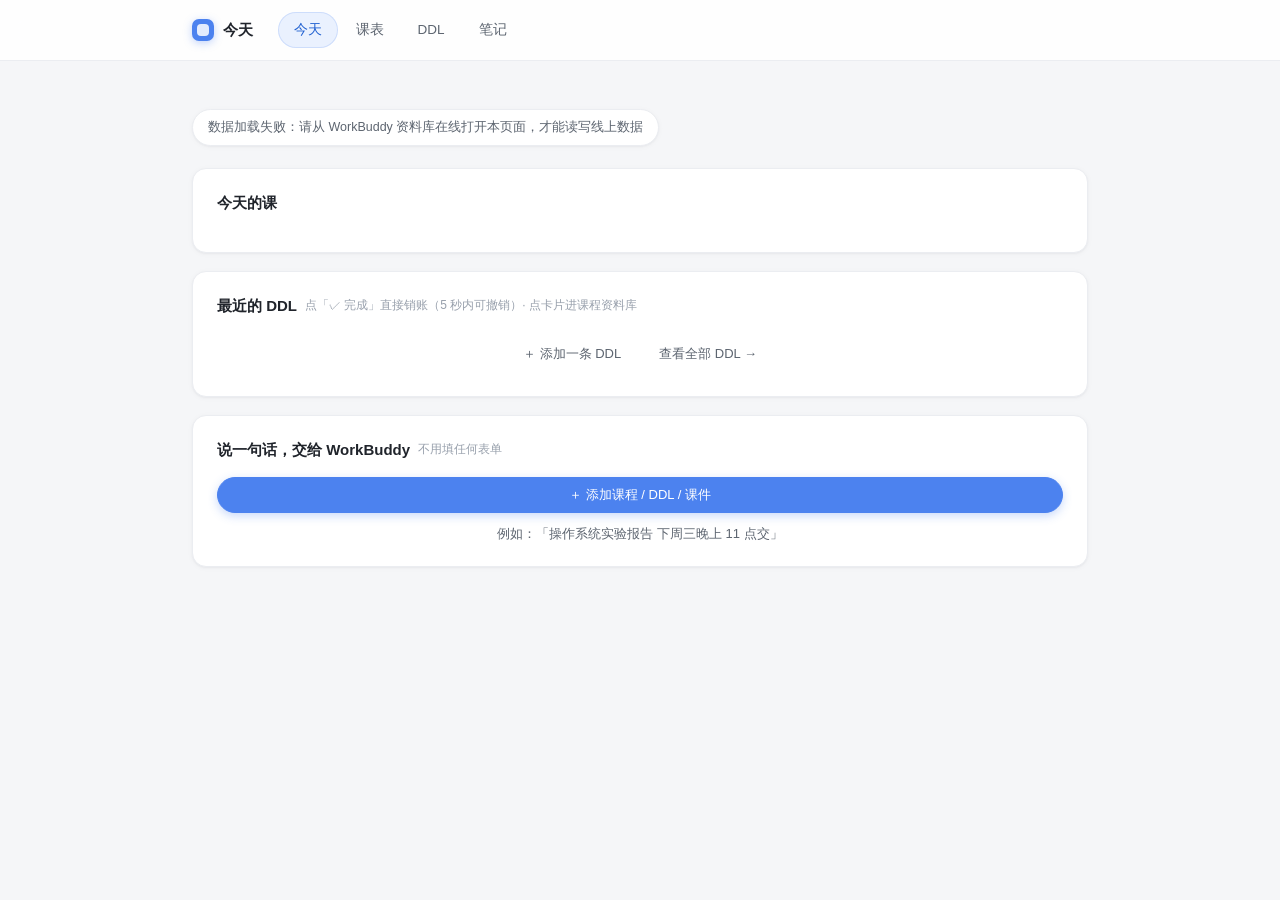
<file: index.html>
<!DOCTYPE html>
<html lang="zh-CN">
<head>
<meta charset="UTF-8">
<meta name="viewport" content="width=device-width, initial-scale=1">
<title>今天 · 校园课程工作台</title>
<link rel="stylesheet" href="style.css">
</head>
<body>
<div class="topbar"><div class="topbar-inner">
  <div class="brand"><span class="dot"></span>今天</div>
  <nav class="nav">
    <a href="#" data-go="home" onclick="return go('home')" class="active">今天</a>
    <a href="#" data-go="schedule" onclick="return go('schedule')">课表</a>
    <a href="#" data-go="ddl" onclick="return go('ddl')">DDL</a>
    <a href="#" data-go="notes" onclick="return go('notes')">笔记</a>
  </nav>
  <div class="top-extra" id="weekLabel"></div>
</div></div>
<div id="view-home">
  <div class="greeting">
    <div>
      <h1 id="hello"></h1>
      <div class="hero-chips" id="heroChips" data-sp-bindable="database" data-sp-database-id="krVlbHBrfM1JF150rYcIzc"></div>
    </div>
    <div class="meta" id="dateLine"></div>
  </div>

  <div class="card" id="todayCard">
    <h2>今天的课 <span class="sub" id="todayCount" data-sp-bindable="database" data-sp-database-id="krVlbHBrfM1JF150rYcIzc"></span></h2>
    <div class="tl" id="timeline" data-sp-bindable="database" data-sp-database-id="krVlbHBrfM1JF150rYcIzc"></div>
  </div>

  <div class="card">
    <h2>最近的 DDL <span class="sub">点「✓ 完成」直接销账（5 秒内可撤销）· 点卡片进课程资料库</span></h2>
    <div id="ddlList" data-sp-bindable="database" data-sp-database-id="wqok9b87n41XuCOAO0fmw2"></div>
    <div class="more"><a href="#" onclick="return quickAddDdl()" class="btn ghost">＋ 添加一条 DDL</a><a href="#" onclick="return go('ddl')" class="btn ghost">查看全部 DDL →</a></div>
  </div>

  <div class="card">
    <h2>说一句话，交给 WorkBuddy <span class="sub">不用填任何表单</span></h2>
    <button class="btn primary block" onclick="copyAddPrompt()">＋ 添加课程 / DDL / 课件</button>
    <div class="lead" style="margin-top:10px;text-align:center">例如：「操作系统实验报告 下周三晚上 11 点交」</div>
  </div>
</div>
<div id="view-schedule" hidden>
  <div class="greeting">
    <div>
      <h1>周课表</h1>
      <div class="lead">点课程进资料库 · 悬停点 ✎ 编辑 · 单双周与周次范围不符的课会自动隐藏（编辑课程里可设置）</div>
    </div>
    <div style="display:flex;gap:10px;align-items:center;flex-wrap:wrap">
      <button class="btn" onclick="openModal()">＋ 添加课程</button>
      <button class="btn primary" onclick="refreshAll()">刷新线上</button>
    </div>
  </div>

  <div class="card">
    <div class="week-scroll">
      <div class="week-grid" id="weekGrid" data-sp-bindable="database" data-sp-database-id="krVlbHBrfM1JF150rYcIzc"></div>
    </div>
    <div class="week-list" id="weekList" data-sp-bindable="database" data-sp-database-id="krVlbHBrfM1JF150rYcIzc"></div>
  </div>
<div class="modal-mask" id="mask" onclick="if(event.target===this)closeModal()">
  <div class="modal">
    <h3 id="modalTitle">编辑课程</h3>
    <div class="form-row">
      <div class="full"><label>课程名称</label><input id="f-name" placeholder="如：大学物理"></div>
    </div>
    <div class="form-row">
      <div><label>星期</label>
        <select id="f-weekday">
          <option value="1">周一</option><option value="2">周二</option><option value="3">周三</option>
          <option value="4">周四</option><option value="5">周五</option><option value="6">周六</option><option value="7">周日</option>
        </select>
      </div>
      <div><label>课程类别</label>
        <select id="f-category"><option>必修</option><option>选修</option><option>实验</option></select>
      </div>
    </div>
    <div class="form-row">
      <div><label>开始时间</label><input type="time" id="f-start" value="08:00"></div>
      <div><label>结束时间</label><input type="time" id="f-end" value="09:40"></div>
    </div>
    <div class="form-row">
      <div><label>教室</label><input id="f-room" placeholder="如：教三 402"></div>
      <div><label>教师</label><input id="f-teacher" placeholder="如：张伟"></div>
    </div>
    <div class="form-row">
      <div><label>周次范围</label><input id="f-weeks" placeholder="如：1-16"></div>
      <div><label>单双周</label>
        <select id="f-parity">
          <option>每周</option><option>单周</option><option>双周</option>
        </select>
      </div>
    </div>
    <div class="form-row">
      <div class="full"><label>备注</label><input id="f-note" placeholder="选填"></div>
    </div>
    <div class="foot">
      <button class="btn ghost" id="delBtn" onclick="delCourse()">删除课程</button>
      <span style="flex:1"></span>
      <button class="btn" onclick="closeModal()">取消</button>
      <button class="btn primary" onclick="saveCourse()">保存</button>
    </div>
  </div>
</div></div>
<div id="view-ddl" hidden>
  <div class="greeting">
    <div>
      <h1>DDL 看板</h1>
      <div class="lead">红色 ≤3 天 · 琥珀 4-7 天 · 绿色 &gt;7 天；点卡片进入课程资料库，交作业前顺手翻课件</div>
    </div>
    <div style="display:flex;gap:10px;align-items:center;flex-wrap:wrap">
      <button class="btn primary" onclick="openDdlModal()">＋ 添加 DDL</button>
      <div class="meta" id="dateLine"></div>
    </div>
  </div>

  <div class="card">
    <div class="statbar" id="statbar" data-sp-bindable="database" data-sp-database-id="wqok9b87n41XuCOAO0fmw2"></div>
  </div>

  <div class="board" id="board" data-sp-bindable="database" data-sp-database-id="wqok9b87n41XuCOAO0fmw2"></div>

  <div class="card" style="margin-top:16px">
    <h2>已完成 <span class="sub">点卡片可查看所属课程</span></h2>
    <div id="doneList" data-sp-bindable="database" data-sp-database-id="wqok9b87n41XuCOAO0fmw2"></div>
  </div>
</div>
<div id="view-notes" hidden>
  <div class="greeting">
    <div>
      <h1>笔记库</h1>
      <div class="lead">笔记云端同步，换设备数据都在 · 每条可导出 Word</div>
    </div>
    <div style="display:flex;gap:10px;align-items:center;flex-wrap:wrap">
      <button class="btn" onclick="refreshLive()">刷新资料库</button>
    </div>
  </div>

  <div class="card">
    <h2>本周复盘</h2>
    <div class="review-row" id="reviewStats" data-sp-bindable="database" data-sp-database-id="yrJ0J8V2PGC9BYL5DRXzPj"></div>
    <div class="review-text" id="reviewText"></div>
  </div>

  <div class="card">
    <h2>全部笔记 <span class="sub" id="countLine" data-sp-bindable="database" data-sp-database-id="yrJ0J8V2PGC9BYL5DRXzPj"></span></h2>
    <div id="groups" data-sp-bindable="database" data-sp-database-id="yrJ0J8V2PGC9BYL5DRXzPj"></div>
  </div>
</div>
<div id="view-course" hidden><div class="back-line" style="margin:14px 0 -4px"><a href="#" onclick="return go('schedule')" style="color:#7A8291;font-size:13px">← 返回课表</a></div>
  <div class="course-head" id="head" data-sp-bindable="database" data-sp-database-id="krVlbHBrfM1JF150rYcIzc"></div>
  <div id="hintBox"></div>

  <div class="card" style="margin-bottom:16px">
    <div style="display:flex;justify-content:space-between;align-items:center;flex-wrap:wrap;gap:10px;margin-bottom:10px">
      <h2 style="margin:0">课程笔记 <span class="sub">所见即所得 · 自动保存 · 可拖拽调大</span></h2>
      <div style="display:flex;gap:8px;align-items:center;flex-wrap:wrap">
        <span class="note-date" id="noteDate"></span>
        <button class="btn small" onclick="exportCurrent()">导出 Word</button>
        <button class="btn small primary" onclick="saveNote()">存入资料库</button>
      </div>
    </div>
    <div class="notion-toolbar" id="toolbar">
      <button class="tb" title="标题1" onclick="fmtBlock('H1')">H1</button>
      <button class="tb" title="标题2" onclick="fmtBlock('H2')">H2</button>
      <button class="tb" title="标题3" onclick="fmtBlock('H3')">H3</button>
      <span class="sep"></span>
      <button class="tb" title="加粗" onclick="fmtCmd('bold')"><b>B</b></button>
      <button class="tb" title="行内代码" onclick="fmtCodeInline()">`</button>
      <span class="sep"></span>
      <button class="tb" title="无序列表" onclick="fmtCmd('insertUnorderedList')">•</button>
      <button class="tb" title="有序列表" onclick="fmtCmd('insertOrderedList')">1.</button>
      <button class="tb" title="待办" onclick="fmtTodo()">☑</button>
      <button class="tb" title="引用" onclick="fmtBlock('blockquote')">"</button>
      <button class="tb" title="代码块" onclick="fmtBlock('pre')">code</button>
      <span class="sep"></span>
      <button class="tb" title="标记没听懂" onclick="fmtUnclear()">❓</button>
    </div>
    <div class="editor-panel" id="editorPanel">
      <div class="note-editor" id="note" contenteditable="true" spellcheck="false"></div>
      <div class="resize-handle" id="resizeHandle" title="拖拽调整高度"></div>
      <div class="foot" style="display:flex;justify-content:space-between;align-items:center;margin-top:8px;flex-wrap:wrap;gap:8px">
        <span class="save-state" id="saveState"></span>
        <span class="muted">「存入资料库」实时写入线上资料库，换设备数据都在</span>
      </div>
    </div>
  </div>

  <div class="course-layout">
    <div class="card" style="margin:0">
      <h2>课件库 <span class="sub">拖文件进对话说「放进这门课」即可归档</span><button class="btn small" style="margin-left:auto" onclick="return copyCoursewarePrompt()">＋ 导入课件</button></h2>
      <div id="files" data-sp-bindable="database" data-sp-database-id="wmM5yZdgkNm35GAuIDFU1o"></div>
    </div>
    <div class="card" style="margin:0">
      <h2>AI 陪读问答 <span class="sub">带课件上下文，问完沉淀成重点本</span></h2>
      <div class="qa-q" id="quickQs"></div>
      <div class="editor" style="margin-bottom:14px">
        <textarea id="qInput" rows="2" placeholder="输入你的问题，例如：第 2 周课件的调度算法，帮我对比一下…"></textarea>
        <div class="foot">
          <span class="save-state">问题带着课程上下文复制，粘贴到 WorkBuddy 对话即可</span>
          <button class="btn small primary" onclick="ask()">提问</button>
        </div>
      </div>
      <h3 style="font-size:13px;font-weight:500;margin-bottom:8px">待问清单</h3>
      <div id="pending" data-sp-bindable="database" data-sp-database-id="Y5pDUPZmwBZS5A9fyiAQY0"></div>
      <h3 style="font-size:13px;font-weight:500;margin:14px 0 8px">问答历史</h3>
      <div id="history" data-sp-bindable="database" data-sp-database-id="Y5pDUPZmwBZS5A9fyiAQY0"></div>
    </div>
  </div>

  <div class="card" style="margin-top:16px">
    <h2>本课已存笔记 <span class="sub">来自资料库 data/notes.json</span></h2>
    <div id="savedNotes" data-sp-bindable="database" data-sp-database-id="yrJ0J8V2PGC9BYL5DRXzPj"></div>
  </div>
</div>
<div class="modal-mask" id="ddlMask" onclick="if(event.target===this)closeDdlModal()">
  <div class="modal">
    <h3>添加 DDL</h3>
    <div class="form-row">
      <div class="full"><label>任务</label><input id="d-title" placeholder="如：操作系统实验报告（实验二）"></div>
    </div>
    <div class="form-row">
      <div><label>所属课程</label><select id="d-course"></select></div>
      <div><label>类型</label><select id="d-type"><option>作业</option><option>实验</option><option>小组</option><option>其他</option></select></div>
    </div>
    <div class="form-row">
      <div><label>截止时间</label><input type="datetime-local" id="d-due"></div>
      <div><label>预计分钟</label><input type="number" id="d-min" value="60" min="0" step="10"></div>
    </div>
    <div class="foot">
      <span class="muted" style="margin-right:auto;font-size:12px;color:#A8AEB8">保存即写入线上资料库，换设备都在</span>
      <button class="btn" onclick="closeDdlModal()">取消</button>
      <button class="btn primary" onclick="saveDdl()">保存</button>
    </div>
  </div>
</div>
<div id="toast"></div>
<script src="assets/db.js"></script>
<script src="assets/common.js"></script>
<script src="assets/app.js"></script>

<script>
(function () {
  var db = window.__SMART_PAGE__ && window.__SMART_PAGE__.database;
  if (!db) { if (window.__pageFail) window.__pageFail(new Error("请从 WorkBuddy 资料库在线打开本页面，才能读写线上数据")); return; }
  var p1 = db.query({ databaseId: "krVlbHBrfM1JF150rYcIzc", pageSize: 100 }).then(function (res) { APP.seed("courses", (res && res.results) || []); });
  var p2 = db.query({ databaseId: "wqok9b87n41XuCOAO0fmw2", pageSize: 100 }).then(function (res) { APP.seed("ddl", (res && res.results) || []); });
  var p3 = db.query({ databaseId: "yrJ0J8V2PGC9BYL5DRXzPj", pageSize: 100 }).then(function (res) { APP.seed("notes", (res && res.results) || []); });
  var p4 = db.query({ databaseId: "Y5pDUPZmwBZS5A9fyiAQY0", pageSize: 100 }).then(function (res) { APP.seed("qa", (res && res.results) || []); });
  var p5 = db.query({ databaseId: "wmM5yZdgkNm35GAuIDFU1o", pageSize: 100 }).then(function (res) { APP.seed("courseware", (res && res.results) || []); });
  var p6 = db.query({ databaseId: "AcFHWXjqQgqEFUEka87Lft", pageSize: 100 }).then(function (res) { APP.seed("settings", (res && res.results) || []); });
  Promise.all([p1, p2, p3, p4, p5, p6]).then(function () { if (window.bootApp) window.bootApp(); })
    .catch(function (e) { if (window.__pageFail) window.__pageFail(e); });
})();
</script>
</body>
</html>
</file>
<file: style.css>
/* ============================================
   校园课程工作台「今天」 设计系统 V4 · 精致留白风
   浅色低饱和 · 雾蓝主色 · 语义红/琥珀/绿
   ============================================ */
:root{
  /* 色板 */
  --bg:#F5F6F8;
  --bg-soft:#FAFBFC;
  --card:#FFFFFF;
  --line:#EBEDF1;
  --line-strong:#DEE1E8;
  --text:#20242B;
  --text-2:#5D6570;
  --text-3:#98A0AC;
  --primary:#4C82EF;
  --primary-weak:#EAF1FE;
  --primary-deep:#1E5FD0;
  --red:#E05A5A;   --red-weak:#FBEDED;   --red-deep:#B23A3A;
  --amber:#E29A3C; --amber-weak:#FCF3E3; --amber-deep:#96610F;
  --green:#37A16F; --green-weak:#E8F6F0; --green-deep:#1E7A57;
  /* 形状与阴影 */
  --radius:14px;
  --radius-s:10px;
  --radius-pill:999px;
  --shadow-sm:0 1px 2px rgba(32,36,43,.04),0 1px 6px rgba(32,36,43,.03);
  --shadow-md:0 4px 18px rgba(32,36,43,.07),0 1px 3px rgba(32,36,43,.05);
  --shadow-lg:0 14px 44px rgba(32,36,43,.16);
  /* 字体 */
  --font-num:"SF Mono",ui-monospace,Menlo,Consolas,"Cascadia Mono",monospace;
}
*{box-sizing:border-box;margin:0;padding:0}
html{-webkit-text-size-adjust:100%}
body{
  background:var(--bg);color:var(--text);
  font-family:-apple-system,BlinkMacSystemFont,"Segoe UI","PingFang SC","Hiragino Sans GB","Microsoft YaHei",sans-serif;
  font-size:14px;line-height:1.65;-webkit-font-smoothing:antialiased;
}
a{color:inherit;text-decoration:none}
button{font-family:inherit}
::selection{background:var(--primary-weak);color:var(--primary-deep)}
::-webkit-scrollbar{width:8px;height:8px}
::-webkit-scrollbar-thumb{background:#D8DCE3;border-radius:8px}
::-webkit-scrollbar-thumb:hover{background:#C6CBD4}
::-webkit-scrollbar-track{background:transparent}

/* ---------- 顶部导航 ---------- */
.topbar{position:sticky;top:0;z-index:30;background:rgba(255,255,255,.85);backdrop-filter:blur(14px);border-bottom:1px solid var(--line)}
.topbar-inner{max-width:960px;margin:0 auto;display:flex;align-items:center;gap:6px;padding:12px 32px}
.brand{font-weight:600;font-size:15px;letter-spacing:.3px;display:flex;align-items:center;gap:9px;margin-right:18px;white-space:nowrap}
.brand .dot{width:22px;height:22px;border-radius:7px;background:var(--primary);position:relative;box-shadow:0 2px 8px rgba(76,130,239,.35)}
.brand .dot::after{content:"";position:absolute;inset:5px;border-radius:4px;background:rgba(255,255,255,.85)}
.nav{display:flex;gap:2px;flex:1;overflow-x:auto;scrollbar-width:none}
.nav::-webkit-scrollbar{display:none}
.nav a{padding:7px 16px;border-radius:var(--radius-pill);color:var(--text-2);font-size:13.5px;white-space:nowrap;transition:all .18s;font-weight:500}
.nav a:hover{color:var(--text);background:var(--bg-soft)}
.nav a.active{background:var(--primary-weak);color:var(--primary-deep);box-shadow:inset 0 0 0 1px rgba(76,130,239,.18)}
.top-extra{font-size:12px;color:var(--text-3);white-space:nowrap}
.top-extra a{color:var(--text-2);transition:color .15s}
.top-extra a:hover{color:var(--primary-deep)}

/* ---------- 布局容器 ---------- */
.wrap{max-width:960px;margin:0 auto;padding:34px 32px 80px}
#view-home,#view-schedule,#view-ddl,#view-notes,#view-course{max-width:960px;margin:0 auto;padding:34px 32px 80px}
.card{background:var(--card);border:1px solid var(--line);border-radius:var(--radius);padding:22px 24px;box-shadow:var(--shadow-sm);transition:box-shadow .2s}
.card + .card{margin-top:18px}
h1{font-size:24px;font-weight:600;letter-spacing:.2px}
h2{font-size:15px;font-weight:600;margin-bottom:14px;display:flex;align-items:center;gap:8px;flex-wrap:wrap}
h2 .sub{font-size:12px;color:var(--text-3);font-weight:400}
h3{font-size:13.5px;font-weight:600}
.lead{color:var(--text-2);font-size:13px;margin-top:5px}
.muted{color:var(--text-2);font-size:12.5px}
.more{text-align:center;margin-top:16px}
.more a{color:var(--primary-deep);font-size:13px;font-weight:500}
.empty{padding:40px 20px;text-align:center;color:var(--text-3);font-size:13px}
.empty .ico{width:44px;height:44px;margin:0 auto 12px;border-radius:50%;background:var(--bg-soft);border:1px dashed var(--line-strong);display:flex;align-items:center;justify-content:center;color:var(--text-3);font-size:18px}

/* ---------- 按钮 ---------- */
.btn{display:inline-flex;align-items:center;justify-content:center;gap:6px;padding:8px 18px;border-radius:var(--radius-pill);border:1px solid var(--line-strong);background:var(--card);color:var(--text);font-size:13px;cursor:pointer;transition:all .18s;font-weight:500;box-shadow:var(--shadow-sm)}
.btn:hover{border-color:var(--primary);color:var(--primary-deep);box-shadow:var(--shadow-md);transform:translateY(-1px)}
.btn:active{transform:translateY(0)}
.btn.primary{background:var(--primary);border-color:var(--primary);color:#fff;box-shadow:0 3px 10px rgba(76,130,239,.3)}
.btn.primary:hover{background:#3F74E6;opacity:1;color:#fff}
.btn.small{padding:5px 13px;font-size:12px}
.btn.ghost{border-color:transparent;background:transparent;box-shadow:none;color:var(--text-2)}
.btn.ghost:hover{background:var(--bg-soft);color:var(--text)}
.btn.block{width:100%}

/* ---------- 徽章 / 标签 ---------- */
.chip{display:inline-flex;align-items:center;gap:5px;padding:3px 11px;border-radius:var(--radius-pill);font-size:12px;font-weight:600;white-space:nowrap;line-height:1.4}
.chip.red{background:var(--red-weak);color:var(--red-deep)}
.chip.amber{background:var(--amber-weak);color:var(--amber-deep)}
.chip.green{background:var(--green-weak);color:var(--green-deep)}
.chip.gray{background:#F0F2F5;color:var(--text-2)}
.tag{display:inline-block;padding:2px 9px;border-radius:7px;font-size:11.5px;background:var(--bg-soft);color:var(--text-2);border:1px solid var(--line);font-weight:500}
.badge{display:inline-flex;align-items:center;gap:4px;font-size:11px;font-weight:600;border-radius:var(--radius-pill);padding:2px 9px}
.badge.ok{background:var(--green-weak);color:var(--green-deep)}
.badge.local{background:var(--amber-weak);color:var(--amber-deep)}

/* ---------- 首页问候区 ---------- */
.greeting{display:flex;justify-content:space-between;align-items:flex-end;gap:14px;flex-wrap:wrap;margin-bottom:22px}
.greeting h1{font-size:27px;font-weight:600;letter-spacing:.3px}
.greeting .meta{font-size:12.5px;color:var(--text-3)}
.hero-chips{display:flex;gap:8px;flex-wrap:wrap;margin-top:14px}
.hero-chip{display:inline-flex;align-items:center;gap:7px;background:var(--card);border:1px solid var(--line);border-radius:var(--radius-pill);padding:7px 15px;font-size:12.5px;color:var(--text-2);box-shadow:var(--shadow-sm);font-weight:500}
.hero-chip b{color:var(--text);font-weight:600}
.hero-chip .hl-red{color:var(--red-deep)}
.hero-chip .hl-blue{color:var(--primary-deep)}

/* ---------- 今日时间轴 ---------- */
.tl{position:relative;padding-left:26px}
.tl::before{content:"";position:absolute;left:7px;top:12px;bottom:12px;width:2px;border-radius:2px;background:linear-gradient(180deg,var(--line-strong),var(--line))}
.tl-item{position:relative;padding:16px 18px;margin-bottom:14px;border-radius:var(--radius);border:1px solid var(--line);background:var(--card);cursor:pointer;transition:all .2s;box-shadow:var(--shadow-sm)}
.tl-item:hover{transform:translateY(-2px);border-color:var(--primary);box-shadow:var(--shadow-md)}
.tl-item::before{content:"";position:absolute;left:-24px;top:22px;width:12px;height:12px;border-radius:50%;background:var(--primary);border:3px solid #fff;box-shadow:0 0 0 1px var(--primary)}
.tl-item.past{opacity:.55}
.tl-item.past::before{background:#C9CED8;box-shadow:0 0 0 1px #C9CED8}
.tl-item.live{border-color:var(--primary);background:var(--primary-weak)}
.tl-item.live::before{background:var(--primary);box-shadow:0 0 0 1px var(--primary),0 0 0 5px rgba(76,130,239,.15)}
.tl-item .row{display:flex;align-items:center;gap:12px}
.tl-item .name{font-weight:600;font-size:14.5px}
.tl-item .time{font-size:12px;color:var(--text-2);font-family:var(--font-num);white-space:nowrap;letter-spacing:.2px}
.tl-item .room{font-size:12px;color:var(--text-2)}
.tl-item .status{margin-left:auto;font-size:12px}
.tl-item .goto{margin-left:auto;color:var(--text-3);font-size:12px;transition:color .15s}
.tl-item:hover .goto{color:var(--primary-deep)}

/* ---------- DDL 行 ---------- */
.ddl-row{display:flex;align-items:center;gap:14px;padding:14px 16px;border:1px solid var(--line);border-radius:12px;background:var(--card);margin-bottom:10px;cursor:pointer;transition:all .18s;box-shadow:var(--shadow-sm)}
.ddl-row:hover{border-color:var(--primary);transform:translateY(-1px);box-shadow:var(--shadow-md)}
.ddl-row{flex-wrap:wrap}
.ddl-row .bar{width:4px;align-self:stretch;border-radius:4px;flex-shrink:0}
.ddl-row .bar.red{background:var(--red)} .ddl-row .bar.amber{background:var(--amber)} .ddl-row .bar.green{background:var(--green)} .ddl-row .bar.gray{background:#C9CED8}
.ddl-row .main{flex:1 1 180px;min-width:0}
.ddl-row .title{font-weight:600;font-size:13.5px;display:flex;align-items:center;gap:8px;flex-wrap:wrap}
.ddl-row .meta{font-size:12px;color:var(--text-2);margin-top:3px}
.ddl-row .meta .num{font-family:var(--font-num)}
.ddl-row .actions{display:flex;gap:7px;align-items:center;flex-shrink:0;flex-basis:100%;justify-content:flex-end;margin-top:8px;padding-left:18px}
.ddl-row.done{opacity:.5}
.ddl-row.done .title{text-decoration:line-through}
/* V5.16：DDL 卡片的编辑铅笔——跟课表 chip 一样默认藏起来，鼠标挪上去才浮出来，卡片表面保持干净 */
.ddl-row{position:relative}
.ddl-edit{position:absolute;top:7px;right:7px;width:24px;height:24px;padding:0;line-height:1;border:1px solid var(--line);border-radius:8px;background:var(--card);color:var(--text-2);font-size:12px;cursor:pointer;display:none;align-items:center;justify-content:center;box-shadow:var(--shadow-sm);transition:all .15s}
.ddl-row:hover .ddl-edit{display:flex}
.ddl-edit:hover{color:var(--primary-deep);border-color:var(--primary);background:var(--primary-weak)}
.ddl-row.done:hover{opacity:1}

/* ---------- 周课表 ---------- */
.week-scroll{overflow-x:auto;border:1px solid var(--line);border-radius:var(--radius);background:var(--bg-soft)}
.week-grid{display:grid;grid-template-columns:64px repeat(7,1fr);gap:0;min-width:840px}
.wh{font-size:12.5px;color:var(--text-2);text-align:center;padding:12px 0 10px;font-weight:600;border-bottom:1px solid var(--line);background:var(--card);position:sticky;top:0}
.wh.today{color:var(--primary-deep);background:var(--primary-weak)}
.wt{font-size:11px;color:var(--text-3);text-align:center;padding:10px 4px;border-right:1px solid var(--line)}
.week-cell{min-height:92px;border-right:1px solid var(--line);border-bottom:1px solid var(--line);padding:8px;display:flex;flex-direction:column;gap:8px;transition:background .15s}
.week-cell:last-child{border-right:none}
.week-cell:hover{background:var(--card)}
.week-cell.today-col{background:var(--primary-weak)}
.course-chip{display:block;border-radius:10px;padding:8px 10px;font-size:12px;font-weight:600;cursor:pointer;border:1px solid transparent;transition:all .15s;position:relative;color:#3A4150}
.course-chip:hover{transform:translateY(-1px);border-color:var(--text-3);box-shadow:var(--shadow-sm)}
.course-chip .r{font-size:10.5px;font-weight:400;opacity:.72;margin-top:3px}
.chip-edit{position:absolute;top:4px;right:4px;width:22px;height:22px;border-radius:7px;border:none;background:rgba(255,255,255,.9);color:var(--text-2);font-size:11px;cursor:pointer;display:none;align-items:center;justify-content:center;box-shadow:var(--shadow-sm)}
.course-chip:hover .chip-edit{display:flex}
.chip-edit:hover{color:var(--primary-deep)}
.week-list{display:none}

/* ---------- DDL 看板 ---------- */
.board{display:grid;grid-template-columns:repeat(3,1fr);gap:18px;align-items:start}
.board-col{background:var(--bg-soft);border:1px solid var(--line);border-radius:var(--radius);padding:16px;min-height:200px}
.board-col h3{font-size:13px;font-weight:600;display:flex;align-items:center;gap:8px;margin-bottom:14px}
.board-col .count{font-size:11.5px;color:var(--text-3);font-weight:500;background:var(--card);border:1px solid var(--line);border-radius:var(--radius-pill);padding:1px 9px}
.board-col .dots{width:9px;height:9px;border-radius:50%;flex-shrink:0}
.statbar{display:flex;gap:12px;flex-wrap:wrap}
.stat{flex:1;min-width:130px;background:var(--card);border:1px solid var(--line);border-radius:12px;padding:14px 16px;box-shadow:var(--shadow-sm)}
.stat .num{font-size:24px;font-weight:600;font-family:var(--font-num);letter-spacing:-.5px}
.stat .lbl{font-size:12px;color:var(--text-2);margin-top:2px}

/* ---------- 课程资料库 ---------- */
.course-head{background:var(--card);border:1px solid var(--line);border-radius:var(--radius);padding:24px 26px;margin-bottom:18px;display:flex;justify-content:space-between;align-items:flex-start;gap:16px;flex-wrap:wrap;box-shadow:var(--shadow-sm);position:relative;overflow:hidden}
.course-head::before{content:"";position:absolute;left:0;top:0;bottom:0;width:4px;background:var(--strip,#4C82EF)}
.course-head .meta{font-size:12.5px;color:var(--text-2);margin-top:7px;line-height:2}
.course-head .stats{display:flex;gap:8px;flex-wrap:wrap}
.course-layout{display:grid;grid-template-columns:1fr 1fr;gap:18px;align-items:start}
.file-row{display:flex;align-items:center;gap:13px;padding:11px 14px;border:1px solid var(--line);border-radius:12px;margin-bottom:9px;background:var(--card);transition:all .16s;box-shadow:var(--shadow-sm)}
.file-row:hover{border-color:var(--primary);transform:translateX(2px)}
.file-row .ic{width:38px;height:38px;border-radius:10px;display:flex;align-items:center;justify-content:center;font-size:15px;background:var(--primary-weak);color:var(--primary-deep);flex-shrink:0;font-weight:600}
.file-row .fn{font-weight:600;font-size:13px}
.file-row .fm{font-size:11.5px;color:var(--text-3);margin-top:1px}
.file-row .open{margin-left:auto;font-size:12px;color:var(--primary-deep);font-weight:500;white-space:nowrap}

/* ---------- 编辑器 ---------- */
.note-date{display:inline-flex;align-items:center;gap:6px;font-size:12px;color:var(--text-2);background:var(--bg-soft);border:1px solid var(--line);border-radius:var(--radius-pill);padding:4px 13px;font-weight:500}
.notion-toolbar{display:flex;gap:3px;flex-wrap:wrap;margin-bottom:12px;padding:9px;background:var(--bg-soft);border:1px solid var(--line);border-radius:12px}
.notion-toolbar .tb{width:32px;height:32px;border-radius:9px;border:none;background:transparent;color:var(--text-2);font-size:12.5px;cursor:pointer;display:inline-flex;align-items:center;justify-content:center;transition:all .14s;font-weight:500}
.notion-toolbar .tb:hover{background:var(--card);color:var(--primary-deep);box-shadow:0 0 0 1px var(--line)}
.notion-toolbar .sep{width:1px;background:var(--line-strong);margin:5px 5px}
.editor-panel{position:relative}
.note-editor{min-height:420px;border:1px solid var(--line-strong);border-radius:12px;padding:18px 20px;font-size:14px;line-height:1.85;background:var(--card);outline:none;overflow-y:auto;transition:border-color .15s,box-shadow .15s}
.note-editor:focus{border-color:var(--primary);box-shadow:0 0 0 3px rgba(76,130,239,.12)}
.note-editor h1{font-size:22px;font-weight:600;margin:8px 0 12px;display:block}
.note-editor h2{font-size:17px;font-weight:600;margin:14px 0 7px;display:block}
.note-editor h3{font-size:14.5px;font-weight:600;margin:12px 0 5px;display:block}
.note-editor ul,.note-editor ol{margin:5px 0 10px 24px}
.note-editor blockquote{border-left:3px solid var(--line-strong);padding:3px 14px;margin:10px 0;color:var(--text-2);background:var(--bg-soft);border-radius:0 8px 8px 0}
.note-editor code{background:var(--bg-soft);border:1px solid var(--line);border-radius:6px;padding:1px 7px;font-size:12.5px;font-family:var(--font-num)}
.note-editor pre{background:#F1F3F6;border:1px solid var(--line);border-radius:10px;padding:13px;overflow-x:auto;margin:10px 0}
.note-editor pre code{border:none;background:none;padding:0;font-size:12.5px}
.note-editor .todo{display:flex;align-items:flex-start;gap:9px;margin:4px 0}
.note-editor .todo .box{width:16px;height:16px;border:1.5px solid var(--line-strong);border-radius:5px;flex-shrink:0;margin-top:5px;cursor:pointer;transition:all .15s}
.note-editor .todo .box:hover{border-color:var(--primary)}
.note-editor .todo.done .box{background:var(--primary);border-color:var(--primary);position:relative}
.note-editor .todo.done .box::after{content:"";position:absolute;left:4.5px;top:1.5px;width:5px;height:9px;border:solid #fff;border-width:0 2px 2px 0;transform:rotate(45deg)}
.note-editor .todo.done span{color:var(--text-3);text-decoration:line-through}
.note-editor .q-mark{color:var(--red-deep);font-weight:600}
.resize-handle{height:12px;margin:8px 0 0;cursor:ns-resize;display:flex;align-items:center;justify-content:center;color:var(--text-3)}
.resize-handle::before{content:"";width:48px;height:3px;border-radius:3px;background:var(--line-strong);transition:background .15s}
.resize-handle:hover::before{background:var(--primary)}
.editor textarea{width:100%;min-height:120px;border:1px solid var(--line-strong);border-radius:12px;padding:14px;font-size:13.5px;line-height:1.7;resize:vertical;color:var(--text);background:var(--card);font-family:inherit;outline:none;transition:border-color .15s,box-shadow .15s}
.editor textarea:focus{border-color:var(--primary);box-shadow:0 0 0 3px rgba(76,130,239,.12)}
.editor .foot{display:flex;justify-content:space-between;align-items:center;margin-top:10px;gap:10px;flex-wrap:wrap}
.editor .save-state{font-size:12px;color:var(--text-3)}

/* ---------- 笔记卡片 ---------- */
.note-card{background:var(--card);border:1px solid var(--line);border-radius:var(--radius);padding:18px 20px;margin-bottom:14px;transition:box-shadow .18s;box-shadow:var(--shadow-sm)}
.note-card:hover{box-shadow:var(--shadow-md)}
.note-card .nc-head{display:flex;align-items:center;gap:10px;flex-wrap:wrap;margin-bottom:10px}
.note-card .nc-date{font-size:12px;color:var(--text-2);background:var(--bg-soft);border:1px solid var(--line);border-radius:var(--radius-pill);padding:3px 11px;font-weight:500}
.note-card .nc-body{font-size:13px;color:var(--text);white-space:pre-wrap;background:var(--bg-soft);border-radius:10px;padding:13px 16px;line-height:1.8;margin-bottom:12px}
.note-card .nc-tools{display:flex;gap:8px;flex-wrap:wrap;justify-content:flex-end}
.note-card.local{border-style:dashed}
.note-group{background:var(--card);border:1px solid var(--line);border-radius:var(--radius);padding:20px 22px;margin-bottom:18px;box-shadow:var(--shadow-sm)}
.note-group .gh{display:flex;align-items:center;gap:10px;margin-bottom:14px}
.note-group .dots{width:11px;height:11px;border-radius:4px}

/* ---------- 问答 ---------- */
.qa-q{display:flex;gap:8px;flex-wrap:wrap;margin-bottom:14px}
.qa-item{background:var(--card);border:1px solid var(--line);border-radius:12px;padding:13px 15px;margin-bottom:9px;transition:box-shadow .15s;box-shadow:var(--shadow-sm)}
.qa-item:hover{box-shadow:var(--shadow-md)}
.qa-item .q{font-weight:600;font-size:13px}
.qa-item .a{font-size:12.5px;color:var(--text-2);margin-top:5px;line-height:1.8}
.qa-item .when{font-size:11.5px;color:var(--text-3);margin-top:7px}
.pending-item{display:flex;align-items:center;gap:10px;padding:10px 13px;background:var(--amber-weak);border:1px solid rgba(226,154,60,.2);border-radius:10px;margin-bottom:9px;font-size:13px;color:var(--amber-deep)}

/* ---------- 复盘 ---------- */
.review-row{display:flex;gap:12px;flex-wrap:wrap;margin-bottom:16px}
.review-item{flex:1;min-width:130px;background:var(--card);border:1px solid var(--line);border-radius:12px;padding:15px;text-align:center;box-shadow:var(--shadow-sm)}
.review-item .num{font-size:26px;font-weight:600;font-family:var(--font-num);letter-spacing:-.5px}
.review-item .lbl{font-size:12px;color:var(--text-2);margin-top:3px}
.review-text{background:var(--green-weak);border:1px solid rgba(55,161,111,.18);border-radius:12px;padding:16px 18px;font-size:13px;color:var(--green-deep);line-height:1.9}

/* ---------- 提示条 ---------- */
.hint{display:flex;align-items:center;gap:10px;padding:12px 16px;border-radius:12px;font-size:13px;margin-bottom:16px;font-weight:500}
.hint.warn{background:var(--amber-weak);color:var(--amber-deep);border:1px solid rgba(226,154,60,.18)}
.hint.info{background:var(--primary-weak);color:var(--primary-deep);border:1px solid rgba(76,130,239,.18)}
.hint.ok{background:var(--green-weak);color:var(--green-deep);border:1px solid rgba(55,161,111,.18)}
/* V5.8：提示条里的可点动作（复制归档指令） */
.hint a{color:inherit;text-decoration:underline;text-underline-offset:3px;font-weight:600;cursor:pointer}
.hint a:hover{opacity:.82}

/* ---------- 模态框 ---------- */
.modal-mask{position:fixed;inset:0;background:rgba(24,28,34,.42);z-index:60;display:flex;align-items:flex-start;justify-content:center;padding:7vh 18px;opacity:0;pointer-events:none;transition:opacity .2s;backdrop-filter:blur(3px)}
.modal-mask.show{opacity:1;pointer-events:auto}
.modal{width:100%;max-width:540px;background:var(--card);border-radius:18px;padding:26px 28px;box-shadow:var(--shadow-lg);transform:translateY(10px) scale(.98);transition:transform .22s}
.modal-mask.show .modal{transform:translateY(0) scale(1)}
.modal h3{font-size:17px;font-weight:600;margin-bottom:20px}
.form-row{display:grid;grid-template-columns:repeat(2,1fr);gap:14px;margin-bottom:14px}
.form-row .full{grid-column:1/-1}
.form-row label{display:block;font-size:12px;color:var(--text-2);margin-bottom:6px;font-weight:500}
.form-row input,.form-row select{width:100%;border:1px solid var(--line-strong);border-radius:10px;padding:9px 12px;font-size:13px;color:var(--text);background:var(--card);outline:none;font-family:inherit;transition:border-color .15s,box-shadow .15s}
.form-row input:focus,.form-row select:focus{border-color:var(--primary);box-shadow:0 0 0 3px rgba(76,130,239,.12)}
.modal .foot{display:flex;justify-content:flex-end;gap:10px;margin-top:22px}

/* ---------- Toast ---------- */
#toast{position:fixed;left:50%;bottom:38px;transform:translateX(-50%) translateY(16px);background:#20242B;color:#fff;font-size:13px;padding:11px 22px;border-radius:var(--radius-pill);opacity:0;pointer-events:none;transition:all .25s;z-index:99;max-width:84vw;text-align:center;box-shadow:var(--shadow-lg);font-weight:500}
#toast.show{opacity:1;transform:translateX(-50%) translateY(0);pointer-events:auto}
/* V5.9：toast 里的撤销按钮（默认 pointer-events:none，仅 .show 时可点） */
#toast{display:flex;align-items:center;justify-content:center;flex-wrap:wrap;gap:8px 14px}
.toast-btn{border:none;background:rgba(255,255,255,.14);color:#fff;font-size:12px;font-weight:600;padding:5px 13px;border-radius:var(--radius-pill);cursor:pointer;transition:background .18s;font-family:inherit}
.toast-btn:hover{background:rgba(255,255,255,.28)}

/* ---------- 响应式 ---------- */
@media (max-width:760px){
  .wrap{padding:22px 16px 60px}
  #view-home,#view-schedule,#view-ddl,#view-notes,#view-course{padding:22px 16px 60px}
  .week-grid{display:none}
  .week-list{display:block}
  .course-layout{grid-template-columns:1fr}
  .board{grid-template-columns:1fr}
  .top-extra{display:none}
  .greeting h1{font-size:22px}
  .form-row{grid-template-columns:1fr}
}
</file>
